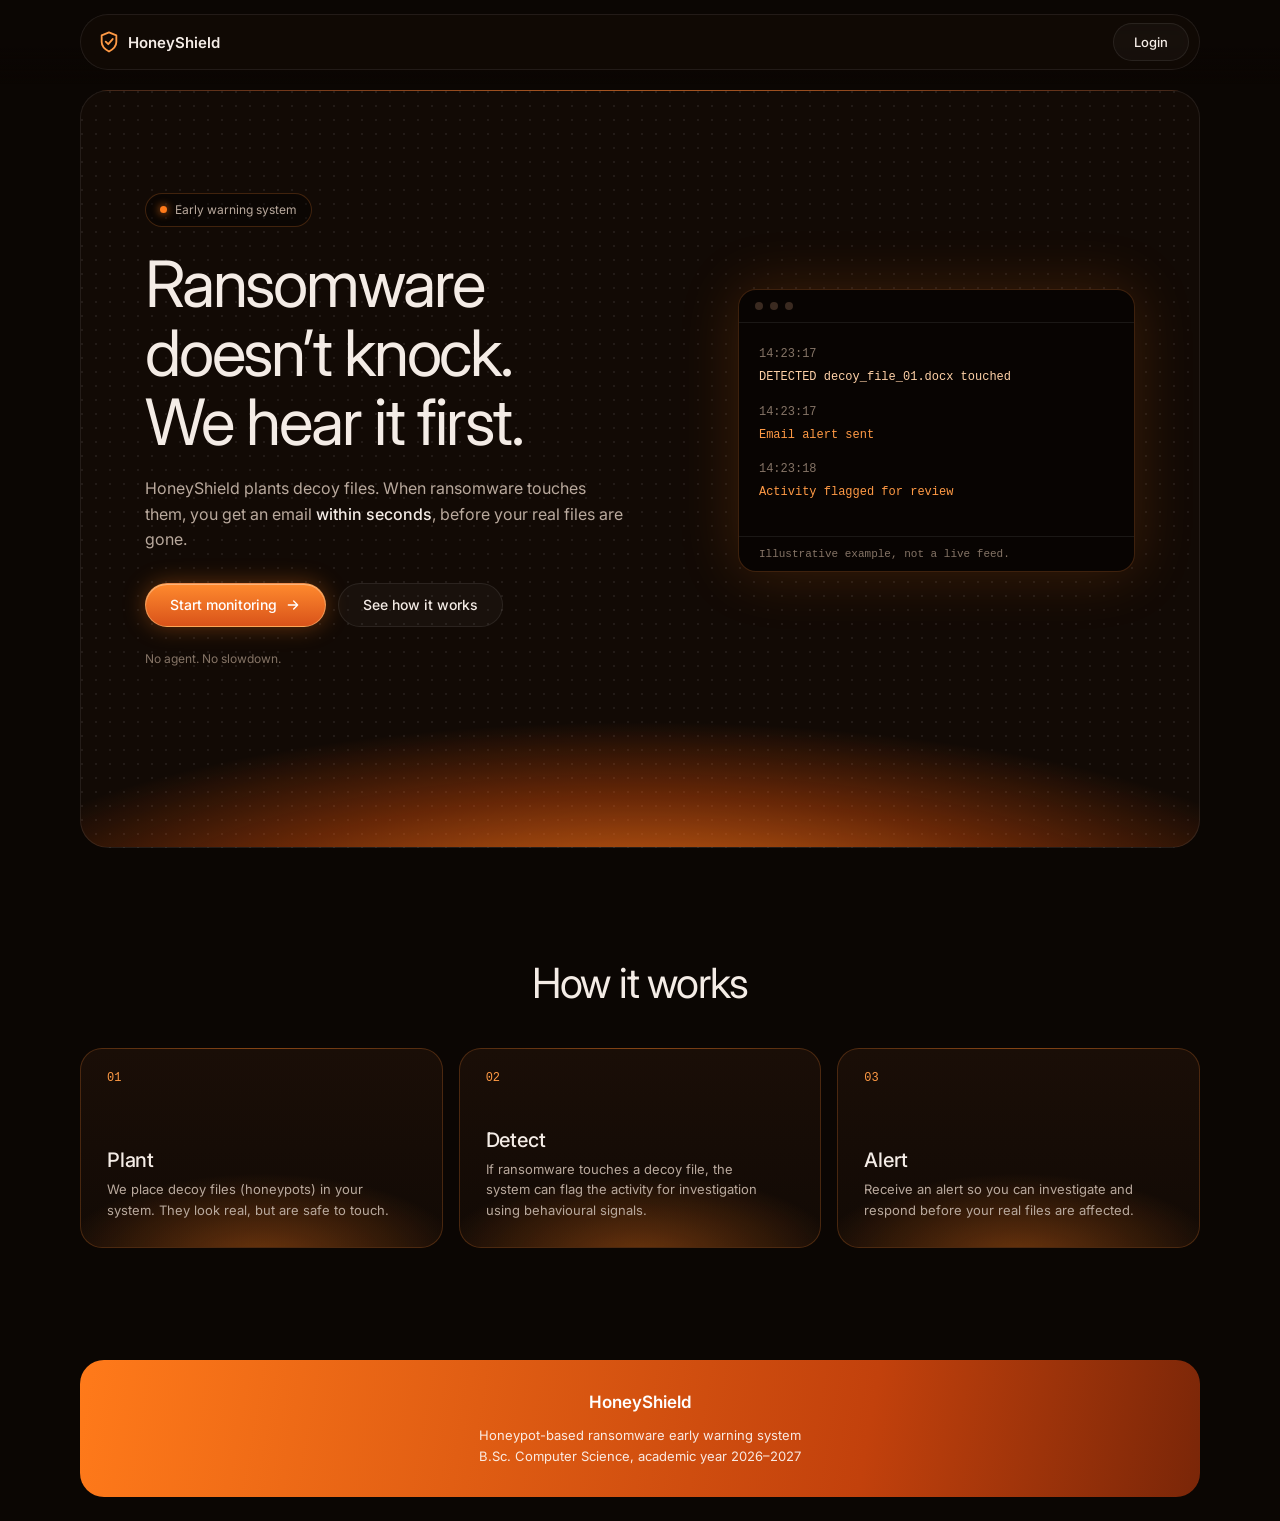
<file: index.html>
<!DOCTYPE html>
<html lang="en">
<head>
<meta charset="UTF-8">
<meta name="viewport" content="width=device-width, initial-scale=1, viewport-fit=cover">
<meta name="theme-color" content="#0b0603">
<meta name="description" content="HoneyShield is a ransomware early warning concept that uses decoy files to flag suspicious activity early.">
<title>HoneyShield — Ransomware Early Warning System</title>
<link rel="preconnect" href="https://fonts.googleapis.com">
<link rel="preconnect" href="https://fonts.gstatic.com" crossorigin>
<link href="https://fonts.googleapis.com/css2?family=Inter:wght@300;400;500;600&display=swap" rel="stylesheet">
<style>
:root{
  color-scheme:dark;
  --bg:#0b0603; --card:#120a05; --card-2:#1a0e07;
  --text:#f4ece6; --text-2:#b9a99d; --muted:#857466;
  --line:rgba(255,138,50,.22); --line-soft:rgba(255,255,255,.08);
  --orange:#ff7a1a; --orange-2:#ff9a45;
  --sans:Inter,system-ui,-apple-system,sans-serif;
  --mono:ui-monospace,"SF Mono",Menlo,Consolas,monospace;
  box-sizing:border-box;
  padding-top:env(safe-area-inset-top,0px); padding-bottom:env(safe-area-inset-bottom,0px);
}
*,*::before,*::after{box-sizing:inherit}
html{scroll-behavior:smooth;scroll-padding-top:90px;background:var(--bg)}
body{margin:0;background:var(--bg);color:var(--text);font-family:var(--sans);-webkit-font-smoothing:antialiased;line-height:1.6}
a{color:inherit;text-decoration:none}
:focus-visible{outline:2px solid var(--orange-2);outline-offset:3px}
.wrap{width:min(100% - 40px,1120px);margin-inline:auto}

.btn,.btn-ghost{display:inline-flex;align-items:center;justify-content:center;gap:8px;min-height:44px;padding:0 24px;border-radius:999px;font:500 14px/1 var(--sans);transition:transform .18s,box-shadow .18s,background .18s}
.btn{color:#fff;border:1px solid rgba(255,190,120,.55);background:linear-gradient(180deg,#ff8a2e,#d9531a);box-shadow:inset 0 1px 0 rgba(255,255,255,.35),0 0 22px rgba(255,122,26,.35)}
.btn:hover{transform:translateY(-1px);box-shadow:inset 0 1px 0 rgba(255,255,255,.4),0 0 30px rgba(255,122,26,.55)}
.btn-ghost{color:var(--text);border:1px solid var(--line-soft);background:rgba(255,255,255,.03)}
.btn-ghost:hover{border-color:var(--line);background:rgba(255,138,50,.08)}
.btn svg{width:16px;height:16px;fill:none;stroke:currentColor;stroke-width:2;stroke-linecap:round;stroke-linejoin:round}

/* nav */
header{position:sticky;top:env(safe-area-inset-top,0px);z-index:50;padding:14px 0;background:linear-gradient(var(--bg) 55%,transparent)}
.nav{display:flex;align-items:center;justify-content:space-between;gap:16px;padding:8px 10px 8px 18px;border:1px solid var(--line-soft);border-radius:999px;background:rgba(18,10,5,.8);backdrop-filter:blur(12px)}
.brand{display:inline-flex;align-items:center;gap:9px;font:600 15px/1 var(--sans)}
.brand svg{width:20px;height:22px}
.nav .btn-ghost{min-height:38px;padding:0 20px;font-size:13px}

/* hero */
.hero{position:relative;margin-top:6px;border:1px solid var(--line-soft);border-radius:28px;overflow:hidden;padding:clamp(56px,8vw,104px) clamp(24px,5vw,64px) clamp(120px,14vw,180px);
  display:grid;grid-template-columns:minmax(0,1.3fr) minmax(300px,1fr);gap:clamp(36px,6vw,80px);align-items:center;
  background:
    radial-gradient(ellipse 80% 34% at 50% 110%,rgba(255,122,26,.95),rgba(255,90,10,.35) 50%,transparent 78%),
    radial-gradient(circle at 1px 1px,rgba(255,255,255,.07) 1px,transparent 0) 0 0/14px 14px,
    var(--card)}
.pill{display:inline-flex;align-items:center;gap:8px;padding:6px 14px;border:1px solid var(--line);border-radius:999px;font-size:12px;color:var(--text-2);background:rgba(0,0,0,.35)}
.dot{width:7px;height:7px;border-radius:50%;background:var(--orange);box-shadow:0 0 8px var(--orange);animation:blink 1.8s steps(2,start) infinite}
@keyframes blink{to{opacity:.25}}
h1{margin:22px 0 0;max-width:14ch;font:400 clamp(2.3rem,5vw,4.2rem)/1.08 var(--sans);letter-spacing:-.035em;text-wrap:balance}
.lede{max-width:48ch;margin:20px 0 0;color:var(--text-2);font-size:clamp(14px,1.4vw,16px)}
.lede strong{color:var(--text);font-weight:500}
.actions{display:flex;flex-wrap:wrap;align-items:center;gap:12px;margin-top:30px}
.note{margin:22px 0 0;color:var(--muted);font-size:12px}

/* terminal */
.term{border:1px solid var(--line);border-radius:18px;overflow:hidden;background:#080402;box-shadow:0 0 60px rgba(255,122,26,.18)}
.term-bar{display:flex;align-items:center;gap:7px;padding:12px 16px;border-bottom:1px solid var(--line-soft)}
.term-bar i{width:8px;height:8px;border-radius:50%;background:#3a2a20}
.term-body{padding:20px;font:12px/1.9 var(--mono);color:var(--orange-2);overflow-wrap:anywhere}
.term-body .t{color:var(--muted)}
.term-body .row{margin-bottom:12px}
.term-body .hit{color:#ffd2a8}
.term-foot{margin:0;padding:11px 20px;border-top:1px solid var(--line-soft);font:11px var(--mono);color:var(--muted)}

/* steps */
section.steps-wrap{padding:clamp(64px,9vw,112px) 0 0}
h2{margin:0 0 40px;text-align:center;font:400 clamp(1.7rem,3.6vw,2.6rem)/1.15 var(--sans);letter-spacing:-.03em}
.steps{display:grid;grid-template-columns:repeat(3,1fr);gap:16px}
.card{position:relative;overflow:hidden;min-height:200px;padding:26px;display:flex;flex-direction:column;justify-content:flex-end;border:1px solid var(--line);border-radius:22px;
  background:radial-gradient(ellipse 80% 60% at 50% 105%,rgba(255,122,26,.38),transparent 70%),linear-gradient(180deg,var(--card-2),var(--card))}
.card h3{margin:0 0 6px;font:500 20px/1.25 var(--sans);letter-spacing:-.01em}
.card p{margin:0;max-width:36ch;color:var(--text-2);font-size:13px}
.card .n{position:absolute;top:22px;left:26px;font:500 12px var(--mono);color:var(--orange-2)}

/* footer */
footer{margin:clamp(64px,9vw,112px) auto 24px;padding:30px clamp(22px,4vw,44px);border-radius:24px;background:linear-gradient(100deg,#ff7a1a,#c2410c 70%,#7a2608);color:#fff}
footer .brand{font-size:17px}
footer p{margin:10px 0 0;font-size:13px;color:rgba(255,255,255,.88)}

@media(max-width:860px){
  .hero{grid-template-columns:1fr}
  .steps{grid-template-columns:1fr}
}
@media(max-width:520px){
  .wrap{width:min(100% - 28px,480px)}
  .hero{border-radius:22px}
  .term-body{font-size:11px;padding:16px 14px}
}
@media(prefers-reduced-motion:reduce){html{scroll-behavior:auto}*{animation:none!important;transition:none!important}}
</style>
</head>
<body>
<header>
  <div class="wrap">
    <nav class="nav" aria-label="Main">
      <a class="brand" href="#home" aria-label="HoneyShield home">
        <svg viewBox="0 0 26 30" fill="none" stroke="#ff9a45" stroke-width="2.5" stroke-linejoin="round" aria-hidden="true"><path d="M13 2l10 4v9c0 6-4.5 10-10 13C7.5 25 3 21 3 15V6z"/><path d="M8.5 14.5l3.5 3.5 6-7" stroke-linecap="round"/></svg>
        HoneyShield
      </a>
      <a class="btn-ghost" href="login.html">Login</a>
    </nav>
  </div>
</header>

<main id="home" class="wrap">
  <section class="hero" aria-labelledby="hero-title">
    <div>
      <span class="pill"><span class="dot" aria-hidden="true"></span>Early warning system</span>
      <h1 id="hero-title">Ransomware doesn’t knock. We hear it first.</h1>
      <p class="lede">HoneyShield plants decoy files. When ransomware touches them, you get an email <strong>within seconds</strong>, before your real files are gone.</p>
      <div class="actions">
        <a class="btn" href="Registration.html">Start monitoring
          <svg viewBox="0 0 24 24" aria-hidden="true"><path d="M5 12h14M13 6l6 6-6 6"/></svg></a>
        <a class="btn-ghost" href="#how-it-works">See how it works</a>
      </div>
      <p class="note">No agent. No slowdown.</p>
    </div>

    <aside aria-label="Example alert log">
      <div class="term">
        <div class="term-bar" aria-hidden="true"><i></i><i></i><i></i></div>
        <div class="term-body" role="img" aria-label="Example log: decoy file touched, email alert sent, activity flagged for review">
          <div class="row"><div class="t">14:23:17</div><div class="hit">DETECTED  decoy_file_01.docx touched</div></div>
          <div class="row"><div class="t">14:23:17</div><div>Email alert sent</div></div>
          <div class="row"><div class="t">14:23:18</div><div>Activity flagged for review</div></div>
        </div>
        <p class="term-foot">Illustrative example, not a live feed.</p>
      </div>
    </aside>
  </section>

  <section class="steps-wrap" id="how-it-works" aria-labelledby="steps-title">
    <h2 id="steps-title">How it works</h2>
    <div class="steps">
      <article class="card"><span class="n">01</span><h3>Plant</h3><p>We place decoy files (honeypots) in your system. They look real, but are safe to touch.</p></article>
      <article class="card"><span class="n">02</span><h3>Detect</h3><p>If ransomware touches a decoy file, the system can flag the activity for investigation using behavioural signals.</p></article>
      <article class="card"><span class="n">03</span><h3>Alert</h3><p>Receive an alert so you can investigate and respond before your real files are affected.</p></article>
    </div>
  </section>
</main>

<footer class="wrap">
  <center>
  <span class="brand">HoneyShield</span>
  <p>Honeypot-based ransomware early warning system<br>B.Sc. Computer Science, academic year 2026–2027</p>
  </center>
</footer>
</body>
</html>
</file>
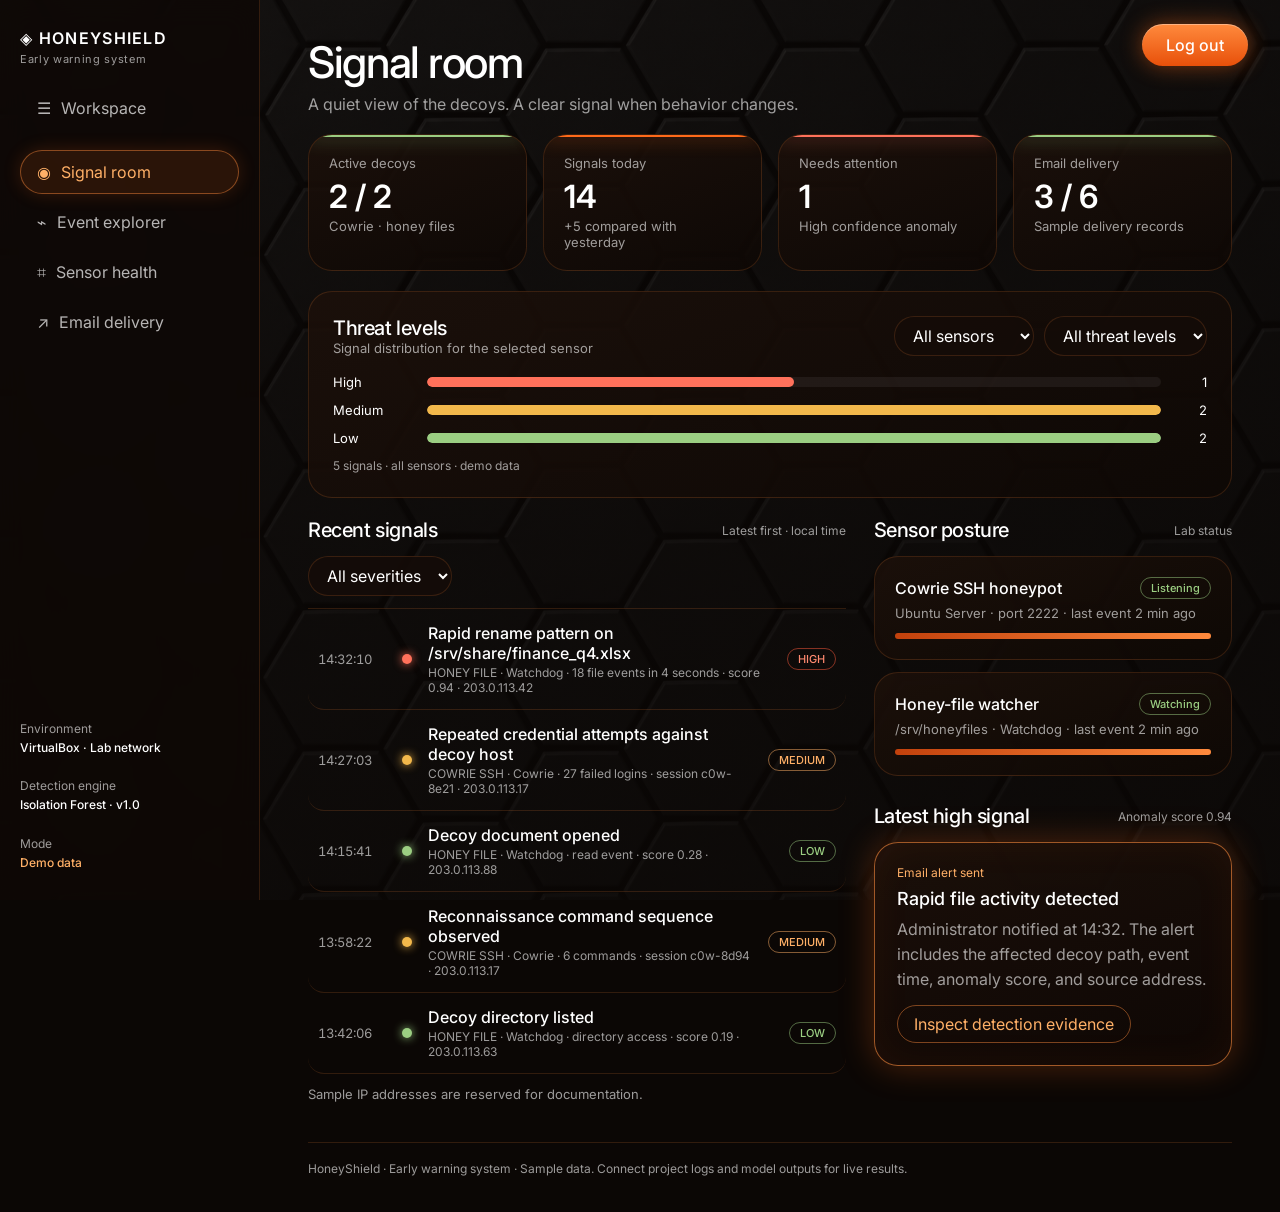
<file: Dashboard.html>
<!DOCTYPE html>
<html lang="en">

<head>
<meta charset="UTF-8">
<meta name="viewport" content="width=device-width, initial-scale=1">
<meta name="theme-color" content="#0B0705">
<title>HoneyShield | Early Warning</title>

<link rel="preconnect" href="https://fonts.googleapis.com">
<link rel="preconnect" href="https://fonts.gstatic.com" crossorigin>
<link href="https://fonts.googleapis.com/css2?family=Inter:wght@400;500;600&display=swap" rel="stylesheet">

<style>
:root {
  --bg: #0B0705;
  --ember: #FF6A1A;
  --amber: #FFB067;
  --green: #9BCE82;
  --red: #FF715B;
  --yellow: #F2B84B;
  --text: #fff;
  --muted: rgba(255,255,255,.6);
  --line: rgba(255,140,60,.16);
  --glow: rgba(255,106,26,.45);
  --radius: 24px;
  --card: linear-gradient(160deg, rgba(28,16,10,.9), rgba(14,8,5,.9));
}

* { box-sizing: border-box; margin: 0; }

html { color-scheme: dark; }

body {
  font-family: Inter, system-ui, sans-serif;
  color: var(--text);
  background-color: var(--bg);
  background-image:
   linear-gradient(
            rgba(11, 7, 5, 0.75),
            rgba(11, 7, 5, 0.85)
        ),
        url("honeyshield.jpeg");

    background-size: cover;
    background-position: center;
    background-repeat: no-repeat;
    background-attachment: fixed;
   
}

button, select {
  font: inherit;
  color: inherit;
  cursor: pointer;
}

:focus-visible {
  outline: 2px solid var(--amber);
  outline-offset: 2px;
}

/* Layout */

.shell {
  display: grid;
  grid-template-columns: 260px 1fr;
  min-height: 100vh;
}

.sidebar {
  position: sticky;
  top: 0;
  height: 100vh;
  padding: 28px 20px;
  display: flex;
  flex-direction: column;
  gap: 20px;
  background: rgba(14,8,5,.82);
  backdrop-filter: blur(14px);
  border-right: 1px solid var(--line);
}

main {
  padding: 36px clamp(20px, 4vw, 48px);
  min-width: 0;
}

.page { display: none; }

.page.active { display: block; }

.page > * + * { margin-top: 20px; }

/* Typography */

h1 {
  font-size: clamp(30px, 3.4vw, 46px);
  font-weight: 500;
  letter-spacing: -.03em;
}

h2 {
  font-size: 20px;
  font-weight: 500;
  letter-spacing: -.02em;
}

h3 {
  font-size: 18px;
  font-weight: 500;
}

.subtitle {
  color: var(--muted);
  margin-top: 6px;
}

.note, .statusmeta {
  color: var(--muted);
  font-size: 13px;
}

/* Sidebar */

.brand {
  font-weight: 600;
  letter-spacing: .08em;
}

.brand small {
  display: block;
  margin-top: 4px;
  font-size: 11px;
  font-weight: 400;
  color: var(--muted);
  letter-spacing: .06em;
}

.nav-toggle { display: none; }

.nav {
  display: flex;
  flex-direction: column;
  gap: 6px;
}

.nav button, .nav-toggle {
  display: flex;
  align-items: center;
  gap: 10px;
  width: 100%;
  padding: 11px 16px;
  border-radius: 999px;
  border: 1px solid transparent;
  background: none;
  color: rgba(255,255,255,.7);
  text-align: left;
  transition: all .2s;
}

.nav button:hover,
.nav button.active,
.nav-toggle:hover {
  background: rgba(255,106,26,.12);
  border-color: rgba(255,140,60,.45);
  color: var(--amber);
  box-shadow: 0 0 18px rgba(255,106,26,.18);
}

.env {
  margin-top: auto;
  font-size: 12px;
  line-height: 1.6;
  color: var(--muted);
}

.env strong {
  color: var(--text);
  font-weight: 500;
}

.env .demo { color: var(--amber); }

/* Header and buttons */

.top {
  display: flex;
  justify-content: space-between;
  align-items: flex-start;
  gap: 16px;
  flex-wrap: wrap;
}

.top-actions {
  display: flex;
  align-items: center;
  gap: 12px;
}

.live {
  display: flex;
  align-items: center;
  gap: 8px;
  padding: 8px 16px;
  border: 1px solid rgba(255,140,60,.35);
  border-radius: 999px;
  background: rgba(255,106,26,.08);
  color: var(--amber);
  font-size: 13px;
}

.pulse {
  width: 8px;
  height: 8px;
  border-radius: 50%;
  background: var(--ember);
  box-shadow: 0 0 12px var(--ember);
  animation: pulse 2s infinite;
}

@keyframes pulse {
  50% { opacity: .4; }
}

.logout-button {
  position: fixed;
  top: 24px;
  right: 32px;
  z-index: 20;
  border: 0;
  border-radius: 999px;
  padding: 11px 24px;
  color: #fff;
  font-weight: 500;
  background: linear-gradient(180deg, #FF8A3D, #E8500A);
  box-shadow: inset 0 1px 0 rgba(255,255,255,.35), 0 0 22px var(--glow);
  transition: transform .2s, box-shadow .2s;
}

.logout-button:hover {
  transform: translateY(-1px);
  box-shadow: inset 0 1px 0 rgba(255,255,255,.4), 0 0 32px rgba(255,106,26,.65);
}

.expand {
  margin-top: 14px;
  padding: 8px 16px;
  border-radius: 999px;
  background: none;
  border: 1px solid rgba(255,140,60,.45);
  color: var(--amber);
  transition: background .2s;
}

.expand:hover {
  background: rgba(255,106,26,.14);
}

/* Cards */

.metric, .threat-card, .card, .alert, .email-stat, .tablewrap {
  border: 1px solid var(--line);
  border-radius: var(--radius);
  background: var(--card);
}

.metric, .card, .email-stat {
  padding: 20px;
  transition: border-color .2s, box-shadow .2s;
}

.metric:hover, .card:hover, .email-stat:hover {
  border-color: rgba(255,140,60,.5);
  box-shadow: 0 0 28px rgba(255,106,26,.18);
}

.metrics, .email-summary, .sensor-grid {
  display: grid;
  gap: 16px;
  grid-template-columns: repeat(auto-fit, minmax(210px, 1fr));
}

.sensor-grid {
  grid-template-columns: repeat(auto-fill, minmax(280px, 1fr));
}

.metric {
  position: relative;
  overflow: hidden;
}

.metric::before {
  content: "";
  position: absolute;
  inset: 0 0 auto;
  height: 2px;
  background: var(--accent, var(--ember));
  box-shadow: 0 0 18px var(--accent, var(--ember));
}

.label, .email-stat span {
  color: var(--muted);
  font-size: 13px;
}

.value, .email-stat strong {
  display: block;
  margin: 6px 0 2px;
  font-size: 32px;
  font-weight: 600;
}

.card + .card { margin-top: 12px; }

.statusrow, .sensor-meta {
  display: flex;
  justify-content: space-between;
  align-items: center;
  gap: 12px;
}

.statusrow { font-weight: 500; }

.statusmeta { margin: 6px 0 12px; }

.sensor-meta {
  margin-bottom: 10px;
  font-size: 13px;
  color: var(--muted);
}

.sensor-meta span:last-child { color: var(--text); }

.sensor-icon {
  margin-right: 8px;
  color: var(--amber);
}

.bar {
  height: 6px;
  border-radius: 999px;
  background: rgba(255,255,255,.08);
  overflow: hidden;
}

.bar i {
  display: block;
  height: 100%;
  background: linear-gradient(90deg, #C2410C, #FF8A3D);
}

/* Threat chart */

.threat-card { padding: 24px; }

.threat-head {
  display: flex;
  justify-content: space-between;
  align-items: flex-start;
  gap: 16px;
  flex-wrap: wrap;
  margin-bottom: 18px;
}

.threat-controls {
  display: flex;
  gap: 10px;
  flex-wrap: wrap;
}

.chart-row {
  display: grid;
  grid-template-columns: 80px 1fr 32px;
  align-items: center;
  gap: 14px;
  margin-bottom: 12px;
  font-size: 13px;
}

.chart-track {
  height: 10px;
  border-radius: 999px;
  background: rgba(255,255,255,.06);
  overflow: hidden;
}

.chart-fill {
  height: 100%;
  border-radius: 999px;
  transition: width .4s, opacity .2s;
}

.chart-fill.muted { opacity: .25; }

.chart-count { text-align: right; }

.threat-foot {
  margin-top: 8px;
  font-size: 12px;
  color: var(--muted);
}

/* Two-column area */

.columns {
  display: grid;
  grid-template-columns: minmax(0, 1.5fr) minmax(0, 1fr);
  gap: 28px;
}

.sectionhead {
  display: flex;
  justify-content: space-between;
  align-items: center;
  gap: 12px;
  margin: 0 0 14px;
  flex-wrap: wrap;
}

aside .sectionhead:not(:first-child) { margin-top: 28px; }

.mono {
  font-size: 12px;
  color: var(--muted);
}

.filter, .threat-controls select {
  padding: 8px 14px;
  border-radius: 999px;
  border: 1px solid var(--line);
  background: rgba(20,12,8,.9);
}

.filter { margin-bottom: 12px; }

/* Events */

.events {
  border-top: 1px solid var(--line);
  margin-bottom: 12px;
}

.event {
  display: grid;
  grid-template-columns: 70px 12px 1fr auto;
  align-items: center;
  gap: 14px;
  padding: 14px 10px;
  border-bottom: 1px solid var(--line);
  border-radius: 16px;
  cursor: pointer;
  transition: background .2s;
}

.event:hover, .event.selected {
  background: rgba(255,106,26,.08);
}

.time {
  font-variant-numeric: tabular-nums;
  font-size: 13px;
  color: var(--muted);
}

.dot {
  width: 10px;
  height: 10px;
  border-radius: 50%;
  background: var(--color);
  box-shadow: 0 0 10px var(--color);
}

.event-title { font-weight: 500; }

.event-detail {
  margin-top: 2px;
  font-size: 12px;
  color: var(--muted);
}

.empty {
  padding: 24px;
  text-align: center;
  color: var(--muted);
}

/* Badges */

.badge {
  display: inline-block;
  padding: 3px 10px;
  border-radius: 999px;
  white-space: nowrap;
  font-size: 11px;
  font-weight: 500;
  border: 1px solid rgba(255,140,60,.4);
  color: var(--amber);
}

.badge.high, .badge.failed {
  border-color: rgba(255,90,60,.5);
  color: #FF8A70;
}

.badge.medium, .badge.sending, .badge.queued {
  border-color: rgba(255,176,103,.5);
  color: var(--amber);
}

.badge.low, .badge.sent, .badge.online {
  border-color: rgba(155,206,130,.5);
  color: var(--green);
}

/* Alert */

.alert {
  padding: 22px;
  border-color: rgba(255,140,60,.6);
  box-shadow: 0 0 34px rgba(255,106,26,.28), inset 0 0 40px rgba(255,106,26,.06);
}

.alertlabel {
  margin-bottom: 8px;
  font-size: 12px;
  color: var(--amber);
}

.alert p {
  margin-top: 8px;
  color: var(--muted);
  line-height: 1.55;
}

.evidence {
  display: none;
  margin-top: 16px;
  padding-top: 14px;
  border-top: 1px solid var(--line);
  font-size: 13px;
  line-height: 1.7;
}

.evidence.open { display: block; }

.evidence div:last-child {
  margin-top: 6px;
  color: var(--muted);
}

/* Tables */

.tablewrap { overflow-x: auto; }

table {
  width: 100%;
  border-collapse: collapse;
  font-size: 14px;
}

th, td {
  padding: 14px 16px;
  text-align: left;
  border-bottom: 1px solid var(--line);
  vertical-align: top;
}

th {
  color: var(--amber);
  font-weight: 500;
  white-space: nowrap;
}

td { color: rgba(255,255,255,.85); }

tbody tr:hover { background: rgba(255,106,26,.06); }

.email-detail {
  margin-top: 2px;
  font-size: 12px;
  color: var(--muted);
}

/* Pipeline */

.flow {
  display: flex;
  flex-wrap: wrap;
  align-items: center;
  gap: 10px;
}

.flow span {
  padding: 10px 18px;
  border: 1px solid var(--line);
  border-radius: 999px;
  background: rgba(255,106,26,.06);
  font-size: 14px;
}

.flow b { color: var(--ember); }

/* Footer and toast */

.foot {
  margin-top: 40px;
  padding-top: 18px;
  border-top: 1px solid var(--line);
  font-size: 12px;
  color: var(--muted);
}

.toast {
  display: none;
  position: fixed;
  right: 24px;
  bottom: 24px;
  z-index: 10;
  padding: 10px 20px;
  border: 1px solid rgba(255,140,60,.5);
  border-radius: 999px;
  background: #1A0F09;
  color: var(--amber);
  box-shadow: 0 0 24px var(--glow);
  font-size: 14px;
}

/* Responsive */

@media (max-width: 900px) {
  .shell { grid-template-columns: 1fr; }

  .sidebar {
    position: static;
    height: auto;
    padding: 16px 20px;
    gap: 12px;
  }

  .nav-toggle { display: flex; }

  .nav { display: none; }

  .nav.open { display: flex; }

  .env { display: none; }

  .columns { grid-template-columns: 1fr; }

  main { padding-top: 76px; }

  .logout-button {
    top: 16px;
    right: 20px;
    padding: 9px 18px;
  }

  .event { grid-template-columns: 60px 10px 1fr; }

  .event .badge {
    grid-column: 3;
    justify-self: start;
  }
}

@media (prefers-reduced-motion: reduce) {
  * {
    transition: none !important;
    animation: none !important;
  }
}
</style>
</head>

<body>

<div class="shell">

  <aside class="sidebar">

    <div class="brand">
      ◈ HONEYSHIELD
      <small>Early warning system</small>
    </div>

    <button class="nav-toggle" id="navToggle" type="button"
      aria-expanded="false" aria-controls="mainNav">
      <span>☰</span>Workspace
    </button>

    <nav class="nav" id="mainNav" aria-label="Main navigation">
      <button class="active" data-page="signal"><span>◉</span>Signal room</button>
      <button data-page="events"><span>⌁</span>Event explorer</button>
      <button data-page="sensors"><span>⌗</span>Sensor health</button>
      <button data-page="email"><span>↗</span>Email delivery</button>
    </nav>

    <div class="env">
      Environment<br>
      <strong>VirtualBox · Lab network</strong><br><br>
      Detection engine<br>
      <strong>Isolation Forest · v1.0</strong><br><br>
      Mode<br>
      <strong class="demo">Demo data</strong>
    </div>

  </aside>

  <main>

    <button type="button" class="logout-button" onclick="logoutUser()">Log out</button>

    <!-- Signal room -->

    <section class="page active" id="signal">

      <header class="top">
        <div>
          <h1>Signal room</h1>
          <p class="subtitle">A quiet view of the decoys. A clear signal when behavior changes.</p>
        </div>
      </header>

      <div class="metrics">

        <div class="metric" style="--accent:var(--green)">
          <div class="label">Active decoys</div>
          <div class="value">2 / 2</div>
          <div class="note">Cowrie · honey files</div>
        </div>

        <div class="metric">
          <div class="label">Signals today</div>
          <div class="value">14</div>
          <div class="note">+5 compared with yesterday</div>
        </div>

        <div class="metric" style="--accent:var(--red)">
          <div class="label">Needs attention</div>
          <div class="value">1</div>
          <div class="note">High confidence anomaly</div>
        </div>

        <div class="metric" style="--accent:var(--green)">
          <div class="label">Email delivery</div>
          <div class="value" id="deliveryMetric">3 / 6</div>
          <div class="note">Sample delivery records</div>
        </div>

      </div>

      <section class="threat-card">

        <div class="threat-head">
          <div>
            <h2>Threat levels</h2>
            <div class="note">Signal distribution for the selected sensor</div>
          </div>

          <div class="threat-controls">
            <select id="threatSourceFilter" aria-label="Filter graph by sensor">
              <option value="ALL">All sensors</option>
              <option value="HONEY FILE">Honey file</option>
              <option value="COWRIE SSH">Cowrie SSH</option>
            </select>

            <select id="threatSeverityFilter" aria-label="Highlight threat level">
              <option value="ALL">All threat levels</option>
              <option value="HIGH">High</option>
              <option value="MEDIUM">Medium</option>
              <option value="LOW">Low</option>
            </select>
          </div>
        </div>

        <div id="threatChart"></div>
        <div class="threat-foot" id="threatChartFoot"></div>

      </section>

      <div class="columns">

        <section>

          <div class="sectionhead">
            <h2>Recent signals</h2>
            <span class="mono">Latest first · local time</span>
          </div>

          <select class="filter" id="severityFilter" aria-label="Filter severity">
            <option value="ALL">All severities</option>
            <option value="HIGH">High</option>
            <option value="MEDIUM">Medium</option>
            <option value="LOW">Low</option>
          </select>

          <div class="events" id="recentEvents"></div>

          <div class="note">Sample IP addresses are reserved for documentation.</div>

        </section>

        <aside>

          <div class="sectionhead">
            <h2>Sensor posture</h2>
            <span class="mono">Lab status</span>
          </div>

          <div class="card">
            <div class="statusrow">
              <span>Cowrie SSH honeypot</span>
              <span class="badge online">Listening</span>
            </div>
            <div class="statusmeta">Ubuntu Server · port 2222 · last event 2 min ago</div>
            <div class="bar"><i style="width:100%"></i></div>
          </div>

          <div class="card">
            <div class="statusrow">
              <span>Honey-file watcher</span>
              <span class="badge online">Watching</span>
            </div>
            <div class="statusmeta">/srv/honeyfiles · Watchdog · last event 2 min ago</div>
            <div class="bar"><i style="width:100%"></i></div>
          </div>

          <div class="sectionhead">
            <h2>Latest high signal</h2>
            <span class="mono">Anomaly score 0.94</span>
          </div>

          <div class="alert">
            <div class="alertlabel">Email alert sent</div>
            <h3>Rapid file activity detected</h3>
            <p>Administrator notified at 14:32. The alert includes the affected decoy path, event time, anomaly score, and source address.</p>

            <button class="expand" id="evidenceButton" type="button">
              Inspect detection evidence
            </button>

            <div class="evidence" id="evidence">
              <div><b>Observed:</b> 18 rename and write events in 4 seconds</div>
              <div><b>Model:</b> Isolation Forest · anomaly score 0.94</div>
              <div><b>Interpretation:</b> High-risk behavior on a monitored decoy file</div>
              <div>An anomaly score is a model signal, not proof of ransomware.</div>
            </div>
          </div>

        </aside>

      </div>

    </section>

    <!-- Event explorer -->

    <section class="page" id="events">

      <div>
        <h1>Event explorer</h1>
        <p class="subtitle">Review the observable behavior that contributed to each signal.</p>
      </div>

      <select class="filter" id="tableFilter" aria-label="Filter event severity">
        <option value="ALL">All severities</option>
        <option value="HIGH">High</option>
        <option value="MEDIUM">Medium</option>
        <option value="LOW">Low</option>
      </select>

      <div class="tablewrap">
        <table>
          <thead>
            <tr>
              <th>Time</th>
              <th>Severity</th>
              <th>Sensor</th>
              <th>Event</th>
              <th>Evidence</th>
              <th>Email status</th>
            </tr>
          </thead>
          <tbody id="eventTable"></tbody>
        </table>
      </div>

      <p class="note">These records are illustrative. Connect your Cowrie JSON and Watchdog CSV for live investigation.</p>

    </section>

    <!-- Sensor health -->

    <section class="page" id="sensors">

      <div>
        <h1>Sensor health</h1>
        <p class="subtitle">Monitor the components that collect and analyse HoneyShield signals.</p>
      </div>

      <div class="sensor-grid" id="sensorGrid"></div>

      <div class="sectionhead">
        <h2>Detection path</h2>
        <span class="mono">Project pipeline</span>
      </div>

      <div class="flow">
        <span>Cowrie / Watchdog</span><b>→</b>
        <span>JSON / CSV logs</span><b>→</b>
        <span>Pandas preprocessing</span><b>→</b>
        <span>Isolation Forest</span><b>→</b>
        <span>Dashboard + email</span>
      </div>

      <p class="note">Component health values are illustrative until connected to live checks.</p>

    </section>

    <!-- Email delivery -->

    <section class="page" id="email">

      <div>
        <h1>Email delivery</h1>
        <p class="subtitle">See who receives each alert and whether it was sent, is sending, is queued, or failed.</p>
      </div>

      <div class="email-summary">

        <div class="email-stat">
          <span>Sent</span>
          <strong id="sentCount">0</strong>
        </div>

        <div class="email-stat">
          <span>Sending</span>
          <strong id="sendingCount">0</strong>
        </div>

        <div class="email-stat">
          <span>Queued</span>
          <strong id="queuedCount">0</strong>
        </div>

        <div class="email-stat">
          <span>Failed</span>
          <strong id="failedCount">0</strong>
        </div>

      </div>

      <div class="sectionhead">
        <h2>Email notification history</h2>

        <select class="filter" id="emailStatusFilter" aria-label="Filter email status" style="margin:0">
          <option value="ALL">All delivery statuses</option>
          <option value="SENT">Sent</option>
          <option value="SENDING">Sending</option>
          <option value="QUEUED">Queued</option>
          <option value="FAILED">Failed</option>
        </select>
      </div>

      <div class="tablewrap">
        <table>
          <thead>
            <tr>
              <th>Time</th>
              <th>Recipient</th>
              <th>Subject / alert</th>
              <th>Threat</th>
              <th>Delivery status</th>
            </tr>
          </thead>
          <tbody id="emailTable"></tbody>
        </table>
      </div>

      <p class="note">These are example records. Real emails require a connected email service and a configured administrator address.</p>

    </section>

    <footer class="foot">
      HoneyShield · Early warning system · Sample data. Connect project logs and model outputs for live results.
    </footer>

  </main>

</div>

<div class="toast" id="toast" role="status"></div>

<script>

const $ = id => document.getElementById(id);

const COLORS = {
  HIGH: "#FF715B",
  MEDIUM: "#F2B84B",
  LOW: "#9BCE82"
};

const LEVELS = ["HIGH", "MEDIUM", "LOW"];

const events = [

  {
    time: "14:32:10",
    severity: "HIGH",
    source: "HONEY FILE",
    title: "Rapid rename pattern on /srv/share/finance_q4.xlsx",
    detail: "Watchdog · 18 file events in 4 seconds · score 0.94 · 203.0.113.42",
    email: "SENT"
  },

  {
    time: "14:27:03",
    severity: "MEDIUM",
    source: "COWRIE SSH",
    title: "Repeated credential attempts against decoy host",
    detail: "Cowrie · 27 failed logins · session c0w-8e21 · 203.0.113.17",
    email: "QUEUED"
  },

  {
    time: "14:15:41",
    severity: "LOW",
    source: "HONEY FILE",
    title: "Decoy document opened",
    detail: "Watchdog · read event · score 0.28 · 203.0.113.88",
    email: "NOT SENT"
  },

  {
    time: "13:58:22",
    severity: "MEDIUM",
    source: "COWRIE SSH",
    title: "Reconnaissance command sequence observed",
    detail: "Cowrie · 6 commands · session c0w-8d94 · 203.0.113.17",
    email: "NOT SENT"
  },

  {
    time: "13:42:06",
    severity: "LOW",
    source: "HONEY FILE",
    title: "Decoy directory listed",
    detail: "Watchdog · directory access · score 0.19 · 203.0.113.63",
    email: "NOT SENT"
  }

];

const emailRecords = [

  {
    time: "14:32:12",
    recipient: "security-admin@example.com",
    subject: "HIGH alert: rapid honey-file activity",
    details: "Triggered by 18 rename/write events · anomaly score 0.94",
    threat: "HIGH",
    status: "SENT"
  },

  {
    time: "14:27:05",
    recipient: "soc-team@example.com",
    subject: "MEDIUM alert: repeated SSH login attempts",
    details: "27 failed login attempts recorded by Cowrie",
    threat: "MEDIUM",
    status: "SENDING"
  },

  {
    time: "14:27:05",
    recipient: "security-admin@example.com",
    subject: "MEDIUM alert: repeated SSH login attempts",
    details: "Waiting for the notification service to process this alert",
    threat: "MEDIUM",
    status: "QUEUED"
  },

  {
    time: "13:58:24",
    recipient: "security-admin@example.com",
    subject: "MEDIUM alert: reconnaissance commands observed",
    details: "Delivery could not be confirmed in this demo record",
    threat: "MEDIUM",
    status: "FAILED"
  },

  {
    time: "12:16:43",
    recipient: "soc-team@example.com",
    subject: "HIGH alert: honey-file access detected",
    details: "Decoy file opened and modified · score 0.91",
    threat: "HIGH",
    status: "SENT"
  },

  {
    time: "11:48:09",
    recipient: "security-admin@example.com",
    subject: "HIGH alert: suspicious file changes",
    details: "Multiple file events detected by Watchdog · score 0.89",
    threat: "HIGH",
    status: "SENT"
  }

];

const sensors = [

  {
    icon: "⌁",
    name: "Cowrie SSH honeypot",
    badge: "Online",
    desc: "Decoy SSH service · Ubuntu Server · port 2222",
    k: "Event source",
    v: "JSON logs",
    pct: 96
  },

  {
    icon: "▧",
    name: "Watchdog file monitor",
    badge: "Watching",
    desc: "Honey-file change and access detection",
    k: "Monitored path",
    v: "/srv/honeyfiles",
    pct: 100
  },

  {
    icon: "◈",
    name: "Honey-file decoys",
    badge: "Armed",
    desc: "Decoy documents used to reveal suspicious access",
    k: "Files monitored",
    v: "12 sample files",
    pct: 88
  },

  {
    icon: "▤",
    name: "Log collector",
    badge: "Online",
    desc: "Collects Cowrie and Watchdog event records",
    k: "Formats",
    v: "JSON · CSV",
    pct: 93
  },

  {
    icon: "▦",
    name: "Pandas preprocessing",
    badge: "Ready",
    desc: "Cleans and prepares event features for analysis",
    k: "Pipeline",
    v: "Feature preparation",
    pct: 91
  },

  {
    icon: "◉",
    name: "Isolation Forest model",
    badge: "Ready",
    desc: "Behavior-based anomaly detection",
    k: "Model output",
    v: "Anomaly score",
    pct: 89
  },

  {
    icon: "▣",
    name: "Dashboard service",
    badge: "Online",
    desc: "Displays event records, threat levels, and system status",
    k: "Interface",
    v: "HoneyShield UI",
    pct: 100
  },

  {
    icon: "✉",
    name: "Email notification service",
    badge: "Demo queue",
    badgeClass: "sending",
    desc: "Shows sample delivery states for administrator alerts",
    k: "Current mode",
    v: "Not connected",
    pct: 62
  }

];

const filterBy = (list, key, value) =>
  value === "ALL" ? list : list.filter(item => item[key] === value);

const cls = text =>
  text.toLowerCase().replace(/\s+/g, "-");

/* Logout */

function logoutUser() {

  if (confirm("Are you sure you want to log out?")) {

    sessionStorage.removeItem("loggedIn");
    sessionStorage.removeItem("username");

    window.location.href = "index.html";

  }

}

/* Toast */

function showToast(message) {

  const toast = $("toast");

  toast.textContent = message;
  toast.style.display = "block";

  clearTimeout(showToast.timer);

  showToast.timer = setTimeout(() => {
    toast.style.display = "none";
  }, 2200);

}

/* Threat chart */

function renderThreatChart() {

  const source = $("threatSourceFilter").value;
  const highlight = $("threatSeverityFilter").value;

  const list = filterBy(events, "source", source);

  const counts = LEVELS.map(level =>
    list.filter(e => e.severity === level).length
  );

  const max = Math.max(1, ...counts);

  $("threatChart").innerHTML = LEVELS.map((level, i) => `

    <div class="chart-row">

      <span>${level[0] + level.slice(1).toLowerCase()}</span>

      <div class="chart-track">

        <div class="chart-fill ${
          highlight !== "ALL" && highlight !== level ? "muted" : ""
        }"
        style="width:${Math.max(2, counts[i] / max * 100)}%;background:${COLORS[level]}">
        </div>

      </div>

      <span class="chart-count">${counts[i]}</span>

    </div>

  `).join("");

  $("threatChartFoot").textContent =
    `${list.length} signal${list.length === 1 ? "" : "s"} · ${
      source === "ALL" ? "all sensors" : source.toLowerCase()
    } · demo data`;

}

/* Recent signals */

function renderRecent() {

  const list = filterBy(events, "severity", $("severityFilter").value);

  const container = $("recentEvents");

  if (!list.length) {

    container.innerHTML =
      '<div class="empty">No signals match this filter.</div>';

    return;

  }

  container.innerHTML = list.map(e => `

    <article class="event"
      tabindex="0"
      style="--color:${COLORS[e.severity]}">

      <div class="time">${e.time}</div>

      <i class="dot"></i>

      <div>

        <div class="event-title">${e.title}</div>

        <div class="event-detail">
          ${e.source} · ${e.detail}
        </div>

      </div>

      <span class="badge ${cls(e.severity)}">${e.severity}</span>

    </article>

  `).join("");

  const rows = container.querySelectorAll(".event");

  rows.forEach((row, i) => {

    const select = () => {

      rows.forEach(r => r.classList.remove("selected"));

      row.classList.add("selected");

      showToast(
        `Selected ${list[i].severity.toLowerCase()} signal · ${list[i].source}`
      );

    };

    row.addEventListener("click", select);

    row.addEventListener("keydown", ev => {
      if (ev.key === "Enter") select();
    });

  });

}

/* Event table */

function renderEventTable() {

  const list = filterBy(events, "severity", $("tableFilter").value);

  $("eventTable").innerHTML = list.map(e => `

    <tr>

      <td>${e.time}</td>

      <td>
        <span class="badge ${cls(e.severity)}">${e.severity}</span>
      </td>

      <td>${e.source}</td>

      <td>${e.title}</td>

      <td>${e.detail}</td>

      <td>${e.email}</td>

    </tr>

  `).join("");

}

/* Email history */

function renderEmailHistory() {

  const visible = filterBy(
    emailRecords,
    "status",
    $("emailStatusFilter").value
  );

  $("emailTable").innerHTML = visible.map(r => `

    <tr>

      <td>${r.time}</td>

      <td>${r.recipient}</td>

      <td>

        <div>${r.subject}</div>

        <div class="email-detail">${r.details}</div>

      </td>

      <td>
        <span class="badge ${cls(r.threat)}">${r.threat}</span>
      </td>

      <td>
        <span class="badge ${cls(r.status)}">${r.status}</span>
      </td>

    </tr>

  `).join("");

  const count = status =>
    emailRecords.filter(r => r.status === status).length;

  $("sentCount").textContent = count("SENT");
  $("sendingCount").textContent = count("SENDING");
  $("queuedCount").textContent = count("QUEUED");
  $("failedCount").textContent = count("FAILED");

  $("deliveryMetric").textContent =
    `${count("SENT")} / ${emailRecords.length}`;

}

/* Sensor cards */

function renderSensors() {

  $("sensorGrid").innerHTML = sensors.map(s => `

    <div class="card">

      <div class="statusrow">

        <span>
          <span class="sensor-icon">${s.icon}</span>
          ${s.name}
        </span>

        <span class="badge ${s.badgeClass || "online"}">${s.badge}</span>

      </div>

      <div class="statusmeta">${s.desc}</div>

      <div class="sensor-meta">

        <span>${s.k}</span>

        <span>${s.v}</span>

      </div>

      <div class="bar">
        <i style="width:${s.pct}%"></i>
      </div>

    </div>

  `).join("");

}

/* Navigation */

const navToggle = $("navToggle");
const mainNav = $("mainNav");

navToggle.addEventListener("click", () => {

  const open = navToggle.getAttribute("aria-expanded") !== "true";

  navToggle.setAttribute("aria-expanded", String(open));

  mainNav.classList.toggle("open", open);

});

document.querySelectorAll(".nav button").forEach(button => {

  button.addEventListener("click", () => {

    document.querySelectorAll(".nav button").forEach(b =>
      b.classList.toggle("active", b === button)
    );

    document.querySelectorAll(".page").forEach(p =>
      p.classList.toggle("active", p.id === button.dataset.page)
    );

    mainNav.classList.remove("open");

    navToggle.setAttribute("aria-expanded", "false");

  });

});

/* Filters */

$("severityFilter").addEventListener("change", renderRecent);

$("tableFilter").addEventListener("change", renderEventTable);

$("emailStatusFilter").addEventListener("change", renderEmailHistory);

$("threatSourceFilter").addEventListener("change", renderThreatChart);

$("threatSeverityFilter").addEventListener("change", renderThreatChart);

/* Evidence panel */

$("evidenceButton").addEventListener("click", () => {

  const open = $("evidence").classList.toggle("open");

  $("evidenceButton").textContent = open
    ? "Hide detection evidence"
    : "Inspect detection evidence";

});

/* Initial rendering */

renderRecent();

renderEventTable();

renderThreatChart();

renderEmailHistory();

renderSensors();

</script>

</body>
</html>
</file>
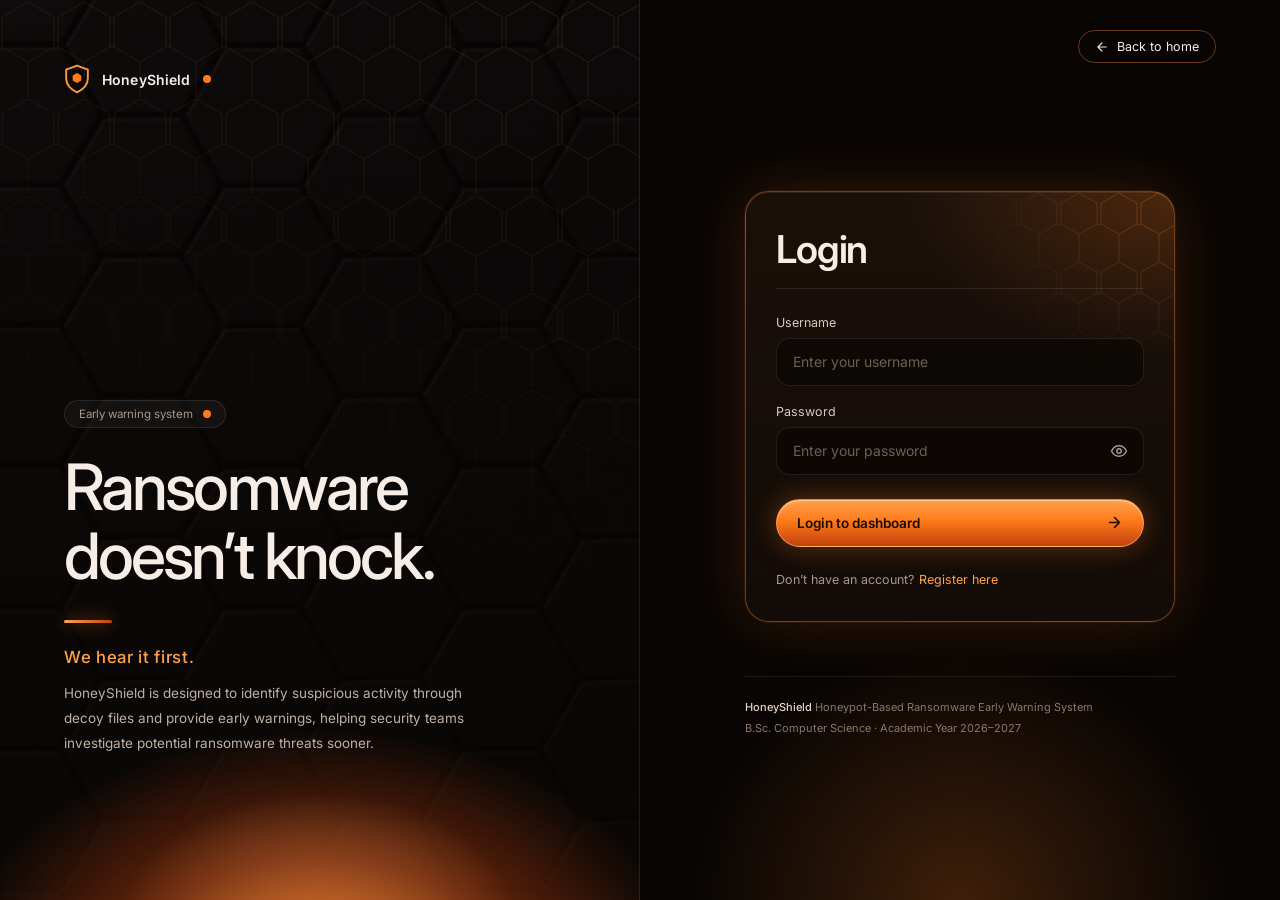
<file: Login.html>
<!DOCTYPE html>
<html lang="en">
<head>
<meta charset="UTF-8">
<meta name="viewport" content="width=device-width, initial-scale=1.0">
<meta name="theme-color" content="#080504">
<title>Login | HoneyShield</title>
<link rel="preconnect" href="https://fonts.googleapis.com">
<link rel="preconnect" href="https://fonts.gstatic.com" crossorigin>
<link href="https://fonts.googleapis.com/css2?family=Inter:wght@400;500;600;700&display=swap" rel="stylesheet">
<style>
:root {
  --bg: #080504;
  --card: #120B07;
  --orange: #FF7A1A;
  --orange-hi: #FFA24D;
  --orange-lo: #C2410C;
  --paper: #F5EDE6;
  --muted: #A8978A;
  --edge: rgba(255,140,60,.38);
  --line: rgba(255,255,255,.09);
  --danger: #FF8A7A;
}
*, *::before, *::after { margin: 0; padding: 0; box-sizing: border-box; }
html { min-height: 100%; }
body { min-height: 100vh; background: var(--bg); color: var(--paper); font-family: "Inter", system-ui, sans-serif; -webkit-font-smoothing: antialiased; }
a { color: inherit; text-decoration: none; }
button, input { font: inherit; }
:focus-visible { outline: 2px solid var(--orange-hi); outline-offset: 3px; }

.split-screen { display: grid; grid-template-columns: minmax(0,1fr) minmax(0,1fr); min-height: 100vh; }

/* ---------- LEFT: BRAND PANEL ---------- */
.brand-section {
  position: relative; min-height: 100vh; overflow: hidden;
  display: flex; flex-direction: column; justify-content: space-between; align-items: flex-start;
  padding: clamp(32px, 5vw, 76px);
  border-right: 1px solid var(--line);
  background:
    radial-gradient(80% 42% at 50% 112%, rgba(255,122,26,.9) 0%, rgba(194,65,12,.5) 40%, transparent 74%),
    radial-gradient(44% 22% at 50% 104%, rgba(255,205,140,.6), transparent 72%),
    linear-gradient(rgba(8,5,4,.84), rgba(8,5,4,.93)),
    url("honeyshield.jpeg") center / cover no-repeat,
    var(--bg);
}
.brand-section::before { /* honeycomb texture */
  content: ""; position: absolute; inset: 0; pointer-events: none;
  background-image: url("data:image/svg+xml,%3Csvg xmlns='http://www.w3.org/2000/svg' width='56' height='97'%3E%3Cpath d='M28 2l26 15v30L28 62 2 47V17zM28 62v35M2 47L-24 62M54 47l26 15' fill='none' stroke='%23FF9A3C' stroke-opacity='.14'/%3E%3C/svg%3E");
  -webkit-mask-image: linear-gradient(200deg, #000 0%, transparent 60%);
          mask-image: linear-gradient(200deg, #000 0%, transparent 60%);
}
.brand-section > * { position: relative; }

.brand-top { display: flex; align-items: center; gap: 12px; }
.shield-mark { width: 26px; height: 30px; flex-shrink: 0; }
.brand-name { font-weight: 600; font-size: 14px; letter-spacing: .01em; }
.status-dot { width: 8px; height: 8px; border-radius: 50%; background: var(--orange); display: inline-block; flex-shrink: 0; animation: pulse 2s ease-out infinite; }
@keyframes pulse { 0% { box-shadow: 0 0 0 0 rgba(255,122,26,.6); } 70%,100% { box-shadow: 0 0 0 9px rgba(255,122,26,0); } }

.brand-copy { max-width: 610px; margin-block: 80px; }
.eyebrow {
  display: inline-flex; align-items: center; gap: 10px; margin-bottom: 24px; padding: 6px 14px;
  border: 1px solid var(--line); border-radius: 999px; background: rgba(255,255,255,.04);
  color: var(--muted); font-size: 11.5px;
}
.brand-section h1 { max-width: 650px; font-weight: 500; font-size: clamp(2.4rem, 5vw, 4.6rem); line-height: 1.08; letter-spacing: -0.045em; }
.brand-line { width: 48px; height: 3px; border-radius: 3px; background: linear-gradient(90deg, var(--orange-hi), var(--orange-lo)); box-shadow: 0 0 16px rgba(255,122,26,.7); margin: 30px 0 24px; }
.brand-section h2 { margin-bottom: 14px; color: var(--orange-hi); font-weight: 500; font-size: clamp(.9rem, 1.5vw, 1.05rem); letter-spacing: .04em; }
.brand-section p { max-width: 440px; color: #BFB0A4; font-size: 13.5px; line-height: 1.85; }

/* ---------- RIGHT: LOGIN PANEL ---------- */
.login-section {
  position: relative; min-height: 100vh; overflow: hidden;
  display: flex; flex-direction: column; justify-content: center; align-items: flex-start;
  padding: clamp(28px, 6vw, 88px);
}
.login-section::before { /* soft ember glow behind the card */
  content: ""; position: absolute; inset: 0; pointer-events: none;
  background: radial-gradient(60% 40% at 50% 100%, rgba(255,122,26,.22), transparent 70%);
}
.login-section > * { position: relative; }

.back-home {
  position: absolute; top: 30px; right: clamp(24px, 5vw, 70px);
  display: inline-flex; align-items: center; gap: 8px; padding: 8px 16px;
  border: 1px solid var(--edge); border-radius: 999px; color: var(--paper); font-size: 12.5px;
  transition: background .15s, border-color .15s;
}
.back-home:hover { background: rgba(255,122,26,.14); border-color: var(--orange-hi); }
.back-home svg { width: 14px; height: 14px; }

.login-box {
  position: relative; width: 100%; max-width: 430px; margin: 30px auto; padding: 34px 30px 30px;
  border: 1px solid var(--edge); border-radius: 24px; overflow: hidden;
  background: radial-gradient(90% 55% at 100% 0%, rgba(255,122,26,.22), transparent 70%), linear-gradient(180deg, #1A100A, var(--card));
  box-shadow: 0 0 0 1px rgba(255,122,26,.08), 0 0 60px rgba(255,122,26,.18), inset 0 1px 0 rgba(255,255,255,.07);
}
.login-box::before { /* honeycomb corner */
  content: ""; position: absolute; top: 0; right: 0; width: 55%; height: 40%; pointer-events: none;
  background-image: url("data:image/svg+xml,%3Csvg xmlns='http://www.w3.org/2000/svg' width='40' height='69'%3E%3Cpath d='M20 1l18 10v21L20 42 2 32V11zM20 42v27M2 32L-16 42M38 32l18 10' fill='none' stroke='%23FF9A3C' stroke-opacity='.26'/%3E%3C/svg%3E");
  -webkit-mask-image: radial-gradient(circle at 100% 0, #000, transparent 70%);
          mask-image: radial-gradient(circle at 100% 0, #000, transparent 70%);
}
.login-box > * { position: relative; }
.login-box h2 { font-weight: 600; font-size: clamp(1.9rem, 3vw, 2.4rem); letter-spacing: -0.03em; line-height: 1.2; margin-bottom: 16px; }
.login-line { width: 100%; height: 1px; border: 0; background: var(--line); margin-bottom: 26px; }

.input-group { margin-bottom: 18px; }
.input-group label { display: block; color: #D8C9BD; font-size: 12.5px; margin-bottom: 8px; }
.control { position: relative; }
.control input {
  display: block; width: 100%; min-height: 48px; padding: 12px 16px;
  border: 1px solid var(--line); border-radius: 14px; background: rgba(0,0,0,.42);
  color: var(--paper); font-size: 14px; transition: border-color .15s, box-shadow .15s;
}
.control input::placeholder { color: #6E5F54; }
.control input:hover { border-color: rgba(255,140,60,.3); }
.control input:focus { outline: none; border-color: var(--orange-hi); box-shadow: 0 0 0 3px rgba(255,122,26,.2), 0 0 22px rgba(255,122,26,.18); }
.control input[aria-invalid="true"] { border-color: var(--danger); }
.control input.has-toggle { padding-right: 48px; }
.toggle { position: absolute; right: 5px; top: 50%; transform: translateY(-50%); width: 40px; height: 40px; display: grid; place-items: center; background: none; border: 0; border-radius: 10px; color: var(--muted); cursor: pointer; }
.toggle:hover { color: var(--orange-hi); }
.toggle svg { width: 18px; height: 18px; }
.toggle .off { display: none; }
.toggle[aria-pressed="true"] .on { display: none; }
.toggle[aria-pressed="true"] .off { display: block; }

.error { display: none; margin-bottom: 16px; padding: 10px 14px; border: 1px solid rgba(255,138,122,.45); border-radius: 12px; background: rgba(255,138,122,.08); color: #FFB9AE; font-size: 12.5px; line-height: 1.6; }
.error.show { display: block; }
.error a { color: var(--orange-hi); text-decoration: underline; text-underline-offset: 3px; }

.login-button {
  width: 100%; min-height: 48px; margin-top: 6px; padding: 12px 20px;
  display: inline-flex; align-items: center; justify-content: space-between; gap: 15px;
  border: 1px solid rgba(255,190,130,.55); border-radius: 999px; cursor: pointer;
  background: linear-gradient(180deg, var(--orange-hi), var(--orange) 45%, var(--orange-lo));
  color: #1A0B02; font-weight: 600; font-size: 13.5px;
  box-shadow: 0 0 28px rgba(255,122,26,.35), inset 0 1px 0 rgba(255,255,255,.4);
  transition: filter .15s, transform .15s;
}
.login-button svg { width: 17px; height: 17px; }
.login-button:hover { filter: brightness(1.08); }
.login-button:active { transform: translateY(1px); }
.login-button[disabled] { opacity: .7; cursor: progress; }

.register { margin-top: 22px; color: var(--muted); font-size: 12.5px; line-height: 1.8; }
.register a { margin-left: 5px; color: var(--orange-hi); border-bottom: 1px solid transparent; transition: border-color .15s; }
.register a:hover { border-color: var(--orange-hi); }

.login-footer { width: 100%; max-width: 430px; margin: 24px auto 0; padding-top: 20px; border-top: 1px solid var(--line); color: #8A7869; font-size: 11px; line-height: 1.9; }
.login-footer strong { color: #E6D6C8; font-weight: 500; }

/* ---------- RESPONSIVE ---------- */
@media (max-width: 850px) {
  .split-screen { grid-template-columns: 1fr; }
  .brand-section { min-height: auto; padding: 28px 24px 48px; border-right: 0; border-bottom: 1px solid var(--line); }
  .brand-copy { margin: 76px 0 20px; }
  .brand-section h1 { font-size: clamp(2.4rem, 9vw, 4rem); }
  .login-section { min-height: auto; padding: 84px 24px 40px; }
  .back-home { top: 28px; right: 24px; }
  .login-box, .login-footer { max-width: 520px; }
}
@media (max-width: 420px) { .login-box { padding: 26px 20px 22px; border-radius: 20px; } }
@media (prefers-reduced-motion: reduce) { *, *::before, *::after { animation: none !important; transition: none !important; } }
</style>
</head>

<body>
<main class="split-screen">

  <!-- LEFT PANEL: BRANDING -->
  <section class="brand-section" aria-labelledby="brand-title">
    <a class="brand-top" href="index.html" aria-label="HoneyShield home">
      <svg class="shield-mark" viewBox="0 0 30 34" fill="none" aria-hidden="true">
        <path d="M15 1.5l12.5 4.8v10.2c0 7-5 12.4-12.5 16-7.5-3.6-12.5-9-12.5-16V6.3z" stroke="#FF9A3C" stroke-width="2.2" stroke-linejoin="round"/>
        <path d="M15 10l5 2.9v5.8l-5 2.9-5-2.9v-5.8z" fill="#FF7A1A"/>
      </svg>
      <span class="brand-name">HoneyShield</span>
      <span class="status-dot" aria-hidden="true"></span>
    </a>

    <div class="brand-copy">
      <div class="eyebrow">
        <span>Early warning system</span>
        <span class="status-dot" aria-hidden="true"></span>
      </div>
      <h1 id="brand-title">Ransomware doesn’t knock.</h1>
      <div class="brand-line" aria-hidden="true"></div>
      <h2>We hear it first.</h2>
      <p>
        HoneyShield is designed to identify suspicious activity through decoy files
        and provide early warnings, helping security teams investigate potential
        ransomware threats sooner.
      </p>
    </div>
  </section>

  <!-- RIGHT PANEL: LOGIN FORM -->
  <section class="login-section" aria-labelledby="login-title">
    <a class="back-home" href="index.html">
      <svg viewBox="0 0 24 24" fill="none" stroke="currentColor" stroke-width="2" stroke-linecap="round" stroke-linejoin="round" aria-hidden="true"><path d="M19 12H5M12 19l-7-7 7-7"/></svg>
      <span>Back to home</span>
    </a>

    <div class="login-box">
      <h2 id="login-title">Login</h2>
      <hr class="login-line">

      <div id="error" class="error" role="alert" aria-live="assertive"></div>

      <form class="login-form" id="loginForm" novalidate>
        <div class="input-group">
          <label for="username">Username</label>
          <div class="control">
            <input type="text" id="username" name="username" placeholder="Enter your username" autocomplete="username" autocapitalize="none" spellcheck="false" required>
          </div>
        </div>

        <div class="input-group">
          <label for="password">Password</label>
          <div class="control">
            <input type="password" id="password" name="password" class="has-toggle" placeholder="Enter your password" autocomplete="current-password" required>
            <button type="button" class="toggle" id="toggle" aria-pressed="false" aria-label="Show password">
              <svg class="on" viewBox="0 0 24 24" fill="none" stroke="currentColor" stroke-width="2" stroke-linecap="round" stroke-linejoin="round" aria-hidden="true"><path d="M2 12s3.5-7 10-7 10 7 10 7-3.5 7-10 7S2 12 2 12z"/><circle cx="12" cy="12" r="3"/></svg>
              <svg class="off" viewBox="0 0 24 24" fill="none" stroke="currentColor" stroke-width="2" stroke-linecap="round" stroke-linejoin="round" aria-hidden="true"><path d="M17.9 17.9A10.6 10.6 0 0112 19c-6.5 0-10-7-10-7a18 18 0 014.1-5M9.9 5.2A9.7 9.7 0 0112 5c6.5 0 10 7 10 7a18 18 0 01-2.2 3.2M1 1l22 22M14.1 14.1a3 3 0 01-4.2-4.2"/></svg>
            </button>
          </div>
        </div>

        <button type="submit" class="login-button" id="submit">
          <span>Login to dashboard</span>
          <svg viewBox="0 0 24 24" fill="none" stroke="currentColor" stroke-width="2.2" stroke-linecap="round" stroke-linejoin="round" aria-hidden="true"><path d="M5 12h14M12 5l7 7-7 7"/></svg>
        </button>
      </form>

      <p class="register">Don’t have an account?<a href="Registration.html">Register here</a></p>
    </div>

    <footer class="login-footer">
      <p><strong>HoneyShield</strong> Honeypot-Based Ransomware Early Warning System</p>
      <p>B.Sc. Computer Science · Academic Year 2026–2027</p>
    </footer>
  </section>
</main>

<script>
(function () {
  var form = document.getElementById("loginForm");
  var userEl = document.getElementById("username");
  var passEl = document.getElementById("password");
  var errorEl = document.getElementById("error");
  var submitEl = document.getElementById("submit");
  var toggleEl = document.getElementById("toggle");

  toggleEl.addEventListener("click", function () {
    var show = passEl.type === "password";
    passEl.type = show ? "text" : "password";
    toggleEl.setAttribute("aria-pressed", String(show));
    toggleEl.setAttribute("aria-label", show ? "Hide password" : "Show password");
  });

  function clearError() {
    errorEl.classList.remove("show");
    userEl.removeAttribute("aria-invalid");
    passEl.removeAttribute("aria-invalid");
  }
  function showError(html, field) {
    clearError();
    errorEl.innerHTML = html;
    errorEl.classList.add("show");
    if (field) { field.setAttribute("aria-invalid", "true"); field.focus(); }
  }
  userEl.addEventListener("input", clearError);
  passEl.addEventListener("input", clearError);

  function readUsers() {
    try { return JSON.parse(localStorage.getItem("honeyShieldUsers")) || []; }
    catch (e) { return []; }
  }

  form.addEventListener("submit", function (event) {
    event.preventDefault();
    clearError();
    var username = userEl.value.trim();
    var password = passEl.value;

    if (!username) { showError("Enter your username.", userEl); return; }
    if (!password) { showError("Enter your password.", passEl); return; }

    var user = readUsers().find(function (u) {
      return u.username.toLowerCase() === username.toLowerCase();
    });
    if (!user) {
      showError("No account found for that username. <a href=\"Registration.html\">Register here</a>", userEl);
      return;
    }
    if (user.password !== password) {
      showError("That password is incorrect. Check it and try again.", passEl);
      passEl.select();
      return;
    }
    sessionStorage.setItem("loggedIn", "true");
    sessionStorage.setItem("currentUser", user.username);
    submitEl.disabled = true;
    submitEl.querySelector("span").textContent = "Opening dashboard…";
    window.location.href = "Dashboard.html";
  });
})();
</script>
</body>
</html>
</file>
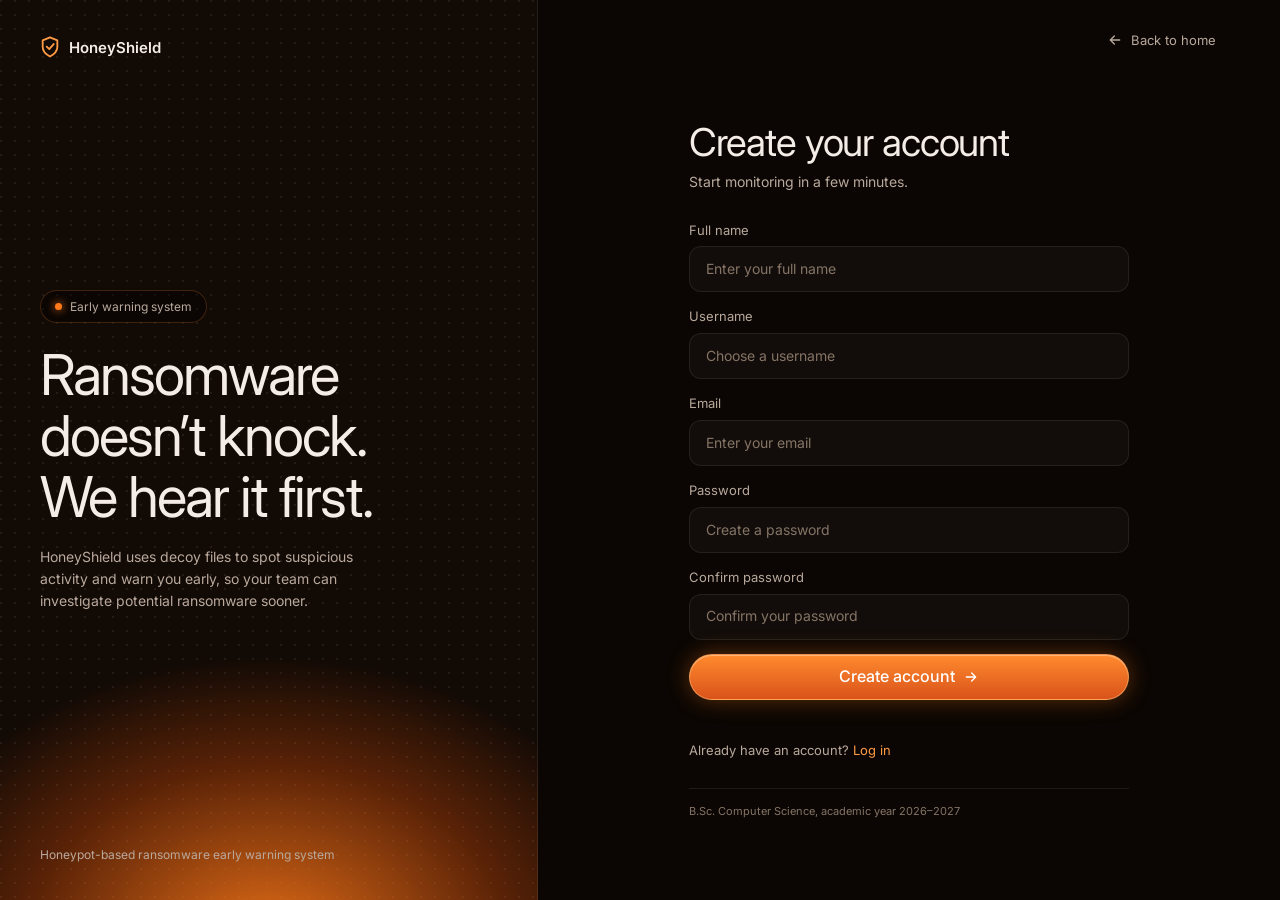
<file: Registration.html>
<!DOCTYPE html>
<html lang="en">
<head>
<meta charset="UTF-8">
<meta name="viewport" content="width=device-width, initial-scale=1, viewport-fit=cover">
<meta name="theme-color" content="#0b0603">
<title>Register | HoneyShield</title>
<link rel="preconnect" href="https://fonts.googleapis.com">
<link rel="preconnect" href="https://fonts.gstatic.com" crossorigin>
<link href="https://fonts.googleapis.com/css2?family=Inter:wght@300;400;500;600&display=swap" rel="stylesheet">
<style>
:root{
  color-scheme:dark;
  --bg:#0b0603; --card:#120a05; --text:#f4ece6; --text-2:#b9a99d; --muted:#857466;
  --line:rgba(255,138,50,.22); --line-soft:rgba(255,255,255,.08); --orange:#ff7a1a; --orange-2:#ff9a45;
  --sans:Inter,system-ui,-apple-system,sans-serif;
}
*{margin:0;padding:0;box-sizing:border-box}
body{min-height:100vh;background:var(--bg);color:var(--text);font-family:var(--sans);-webkit-font-smoothing:antialiased;line-height:1.6}
a{color:inherit;text-decoration:none}
input,button{font:inherit}
:focus-visible{outline:2px solid var(--orange-2);outline-offset:3px}

.split{display:grid;grid-template-columns:42% 58%;min-height:100vh}

/* left panel */
.brand-panel{position:relative;display:flex;flex-direction:column;justify-content:space-between;gap:48px;padding:36px 40px;border-right:1px solid var(--line-soft);
  background:radial-gradient(ellipse 90% 40% at 50% 105%,rgba(255,122,26,.9),rgba(255,90,10,.3) 50%,transparent 80%),
             radial-gradient(circle at 1px 1px,rgba(255,255,255,.07) 1px,transparent 0) 0 0/14px 14px,var(--card)}
.brand{display:inline-flex;align-items:center;gap:9px;font:600 15px/1 var(--sans)}
.brand svg{width:20px;height:22px}
.pill{display:inline-flex;align-items:center;gap:8px;padding:6px 14px;border:1px solid var(--line);border-radius:999px;font-size:12px;color:var(--text-2);background:rgba(0,0,0,.35)}
.dot{width:7px;height:7px;border-radius:50%;background:var(--orange);box-shadow:0 0 8px var(--orange)}
.brand-panel h1{margin:22px 0 0;max-width:12ch;font:400 clamp(2.2rem,4.4vw,3.8rem)/1.08 var(--sans);letter-spacing:-.035em;text-wrap:balance}
.brand-panel p{max-width:40ch;margin-top:18px;color:var(--text-2);font-size:14px}
.brand-panel small{color:var(--text-2);font-size:12px}

/* form */
.form-panel{position:relative;display:flex;flex-direction:column;justify-content:center;padding:72px clamp(24px,5vw,64px) 32px}
.back{position:absolute;top:30px;right:clamp(24px,5vw,64px);display:inline-flex;align-items:center;gap:8px;font-size:13px;color:var(--text-2);transition:color .2s}
.back:hover{color:var(--orange-2)}
.back svg,.submit svg{width:16px;height:16px;fill:none;stroke:currentColor;stroke-width:2;stroke-linecap:round;stroke-linejoin:round}
.box{width:100%;max-width:440px;margin:0 auto}
h2{font:400 clamp(1.8rem,3vw,2.4rem)/1.2 var(--sans);letter-spacing:-.03em;margin-bottom:6px}
.sub{color:var(--text-2);font-size:14px;margin-bottom:26px}
label{display:block;margin:0 0 6px;font-size:13px;color:var(--text-2)}
.field{margin-bottom:14px}
input{width:100%;min-height:46px;padding:10px 16px;color:var(--text);background:rgba(255,255,255,.03);border:1px solid var(--line-soft);border-radius:12px;font-size:14px;transition:border-color .2s,box-shadow .2s}
input::placeholder{color:var(--muted)}
input:focus{outline:none;border-color:rgba(255,150,70,.7);box-shadow:0 0 0 3px rgba(255,122,26,.18)}
.submit{display:flex;justify-content:center;align-items:center;gap:8px;width:100%;min-height:46px;margin-top:8px;border-radius:999px;cursor:pointer;
  color:#fff;font-weight:500;border:1px solid rgba(255,190,120,.55);background:linear-gradient(180deg,#ff8a2e,#d9531a);box-shadow:inset 0 1px 0 rgba(255,255,255,.35),0 0 22px rgba(255,122,26,.35);transition:transform .18s,box-shadow .18s}
.submit:hover{transform:translateY(-1px);box-shadow:inset 0 1px 0 rgba(255,255,255,.4),0 0 30px rgba(255,122,26,.55)}
#msg{min-height:20px;margin-top:12px;font-size:13px;color:#ffb380}
.alt{margin-top:8px;font-size:13px;color:var(--text-2)}
.alt a{color:var(--orange-2);margin-left:4px}
.alt a:hover{text-decoration:underline}
.foot{width:100%;max-width:440px;margin:28px auto 0;padding-top:14px;border-top:1px solid var(--line-soft);font-size:11px;color:var(--muted)}

@media(max-width:768px){
  .split{grid-template-columns:1fr}
  .brand-panel{gap:36px;padding:28px 24px 44px;border-right:0;border-bottom:1px solid var(--line-soft)}
  .form-panel{padding:80px 24px 32px}
  .back{top:28px;right:24px}
}
@media(prefers-reduced-motion:reduce){*{transition:none!important}}
</style>
</head>
<body>
<main class="split">
  <section class="brand-panel" aria-labelledby="brand-title">
    <a class="brand" href="index.html" aria-label="HoneyShield home">
      <svg viewBox="0 0 26 30" fill="none" stroke="#ff9a45" stroke-width="2.5" stroke-linejoin="round" aria-hidden="true"><path d="M13 2l10 4v9c0 6-4.5 10-10 13C7.5 25 3 21 3 15V6z"/><path d="M8.5 14.5l3.5 3.5 6-7" stroke-linecap="round"/></svg>
      HoneyShield
    </a>
    <div>
      <span class="pill"><span class="dot" aria-hidden="true"></span>Early warning system</span>
      <h1 id="brand-title">Ransomware doesn’t knock. We hear it first.</h1>
      <p>HoneyShield uses decoy files to spot suspicious activity and warn you early, so your team can investigate potential ransomware sooner.</p>
    </div>
    <small>Honeypot-based ransomware early warning system</small>
  </section>

  <section class="form-panel" aria-labelledby="register-title">
    <a class="back" href="index.html">
      <svg viewBox="0 0 24 24" aria-hidden="true"><path d="M19 12H5M11 6l-6 6 6 6"/></svg>Back to home
    </a>

    <div class="box">
      <h2 id="register-title">Create your account</h2>
      <p class="sub">Start monitoring in a few minutes.</p>

      <form onsubmit="registerUser(event)" novalidate>
        <div class="field"><label for="fullname">Full name</label>
          <input type="text" id="fullname" placeholder="Enter your full name" autocomplete="name" required></div>
        <div class="field"><label for="username">Username</label>
          <input type="text" id="username" placeholder="Choose a username" autocomplete="username" required></div>
        <div class="field"><label for="email">Email</label>
          <input type="email" id="email" placeholder="Enter your email" autocomplete="email" required></div>
        <div class="field"><label for="password">Password</label>
          <input type="password" id="password" placeholder="Create a password" autocomplete="new-password" required></div>
        <div class="field"><label for="confirmPassword">Confirm password</label>
          <input type="password" id="confirmPassword" placeholder="Confirm your password" autocomplete="new-password" required></div>

        <button type="submit" class="submit">Create account
          <svg viewBox="0 0 24 24" aria-hidden="true"><path d="M5 12h14M13 6l6 6-6 6"/></svg></button>
        <p id="msg" role="alert"></p>
      </form>

      <p class="alt">Already have an account?<a href="Login.html">Log in</a></p>
    </div>

    <p class="foot">B.Sc. Computer Science, academic year 2026–2027</p>
  </section>
</main>

<script>
function registerUser(e) {
  e.preventDefault();
  const v = id => document.getElementById(id).value.trim();
  const msg = document.getElementById("msg");
  const fullname = v("fullname"), username = v("username"), email = v("email");
  const password = document.getElementById("password").value;

  if (!fullname || !username || !email || !password) return msg.textContent = "Please fill in all fields.";
  if (password !== document.getElementById("confirmPassword").value) return msg.textContent = "Passwords do not match.";

  const users = JSON.parse(localStorage.getItem("honeyShieldUsers") || "[]");
  if (users.some(u => u.username.toLowerCase() === username.toLowerCase() || u.email.toLowerCase() === email.toLowerCase()))
    return msg.textContent = "Username or email already registered. Please log in.";

  users.push({ fullname, username, email, password });
  localStorage.setItem("honeyShieldUsers", JSON.stringify(users));
  window.location.href = "Login.html";
}
</script>
</body>
</html>
</file>
